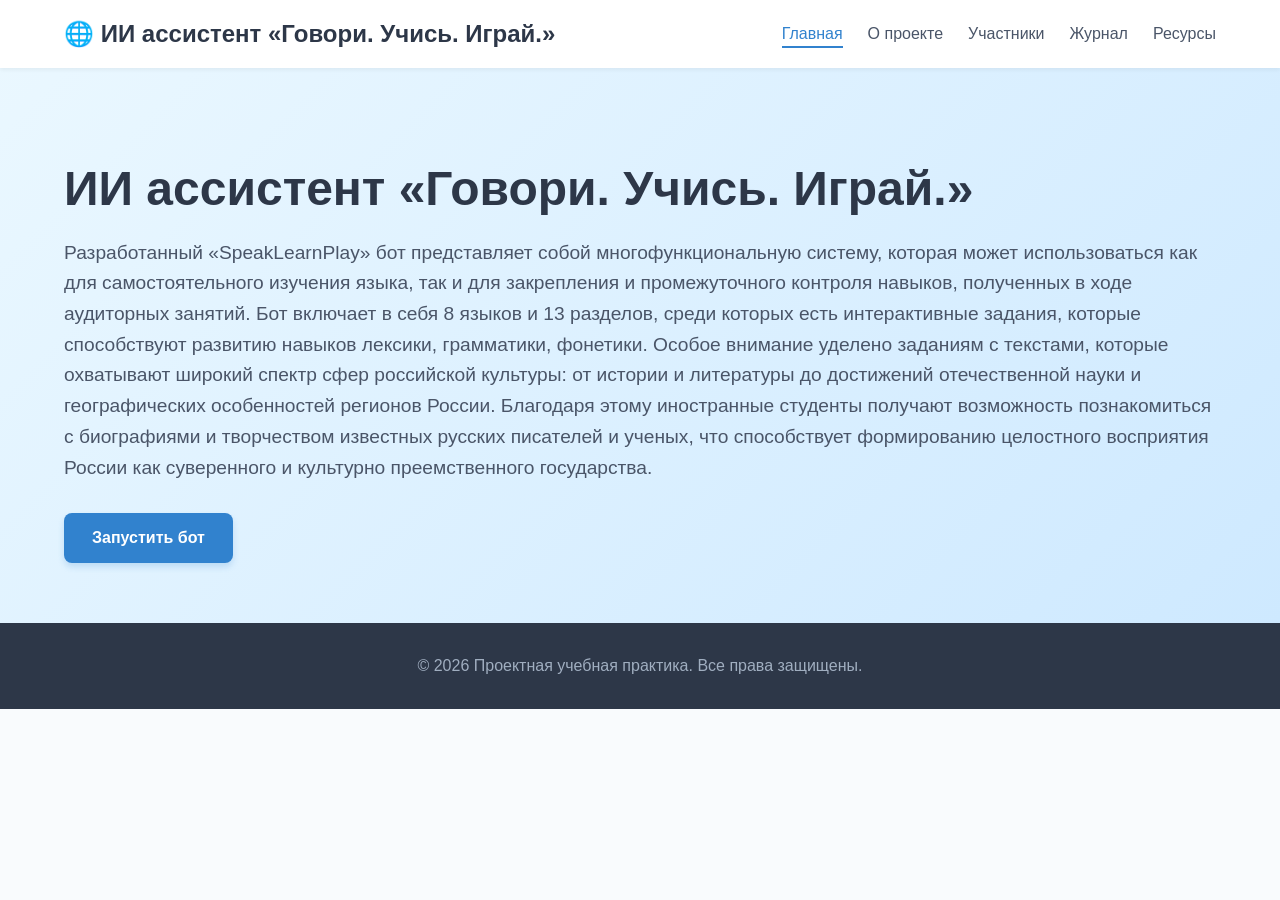
<file: site/index.html>
<!DOCTYPE html>
<html lang="ru">
<head>
    <meta charset="UTF-8">
    <meta name="viewport" content="width=device-width, initial-scale=1.0">
    <title>Главная | Говори. Учись. Играй.</title>
    <link rel="stylesheet" href="css/style.css">
</head>
<body>
    <header>
        <div class="container header-container">
            <div class="logo"><span>🌐 ИИ ассистент «Говори. Учись. Играй.»</span></div>
            <nav>
                <ul>
                    <li><a href="index.html" class="active">Главная</a></li>
                    <li><a href="about.html">О проекте</a></li>
                    <li><a href="team.html">Участники</a></li>
                    <li><a href="journal.html">Журнал</a></li>
                    <li><a href="resources.html">Ресурсы</a></li>
                </ul>
            </nav>
        </div>
    </header>

    <section class="hero-section">
        <div class="container hero-container">
            <div class="hero-text">
                <h1>ИИ ассистент «Говори. Учись. Играй.»</h1>
                <p class="annotation">
                    Разработанный «SpeakLearnPlay» бот представляет собой многофункциональную систему, которая может использоваться как для самостоятельного изучения языка, так и для закрепления и промежуточного контроля навыков, полученных в ходе аудиторных занятий. 
Бот включает в себя 8 языков и 13 разделов, среди которых есть интерактивные задания, которые способствуют развитию навыков лексики, грамматики, фонетики. Особое внимание уделено заданиям с текстами, которые охватывают широкий спектр сфер российской культуры: от истории и литературы до достижений отечественной науки и географических особенностей регионов России. Благодаря этому иностранные студенты получают возможность познакомиться с биографиями и творчеством известных русских писателей и ученых, что способствует формированию целостного восприятия России как суверенного и культурно преемственного государства.
</p>
                <a href="https://t.me/SpeakLearnPlayBot" target="_blank" class="btn">Запустить бот</a>
            </div>
        </div>
    </section>

    <footer>
        <div class="container"><p>&copy; 2026 Проектная учебная практика. Все права защищены.</p></div>
    </footer>
</body>
</html>
</file>
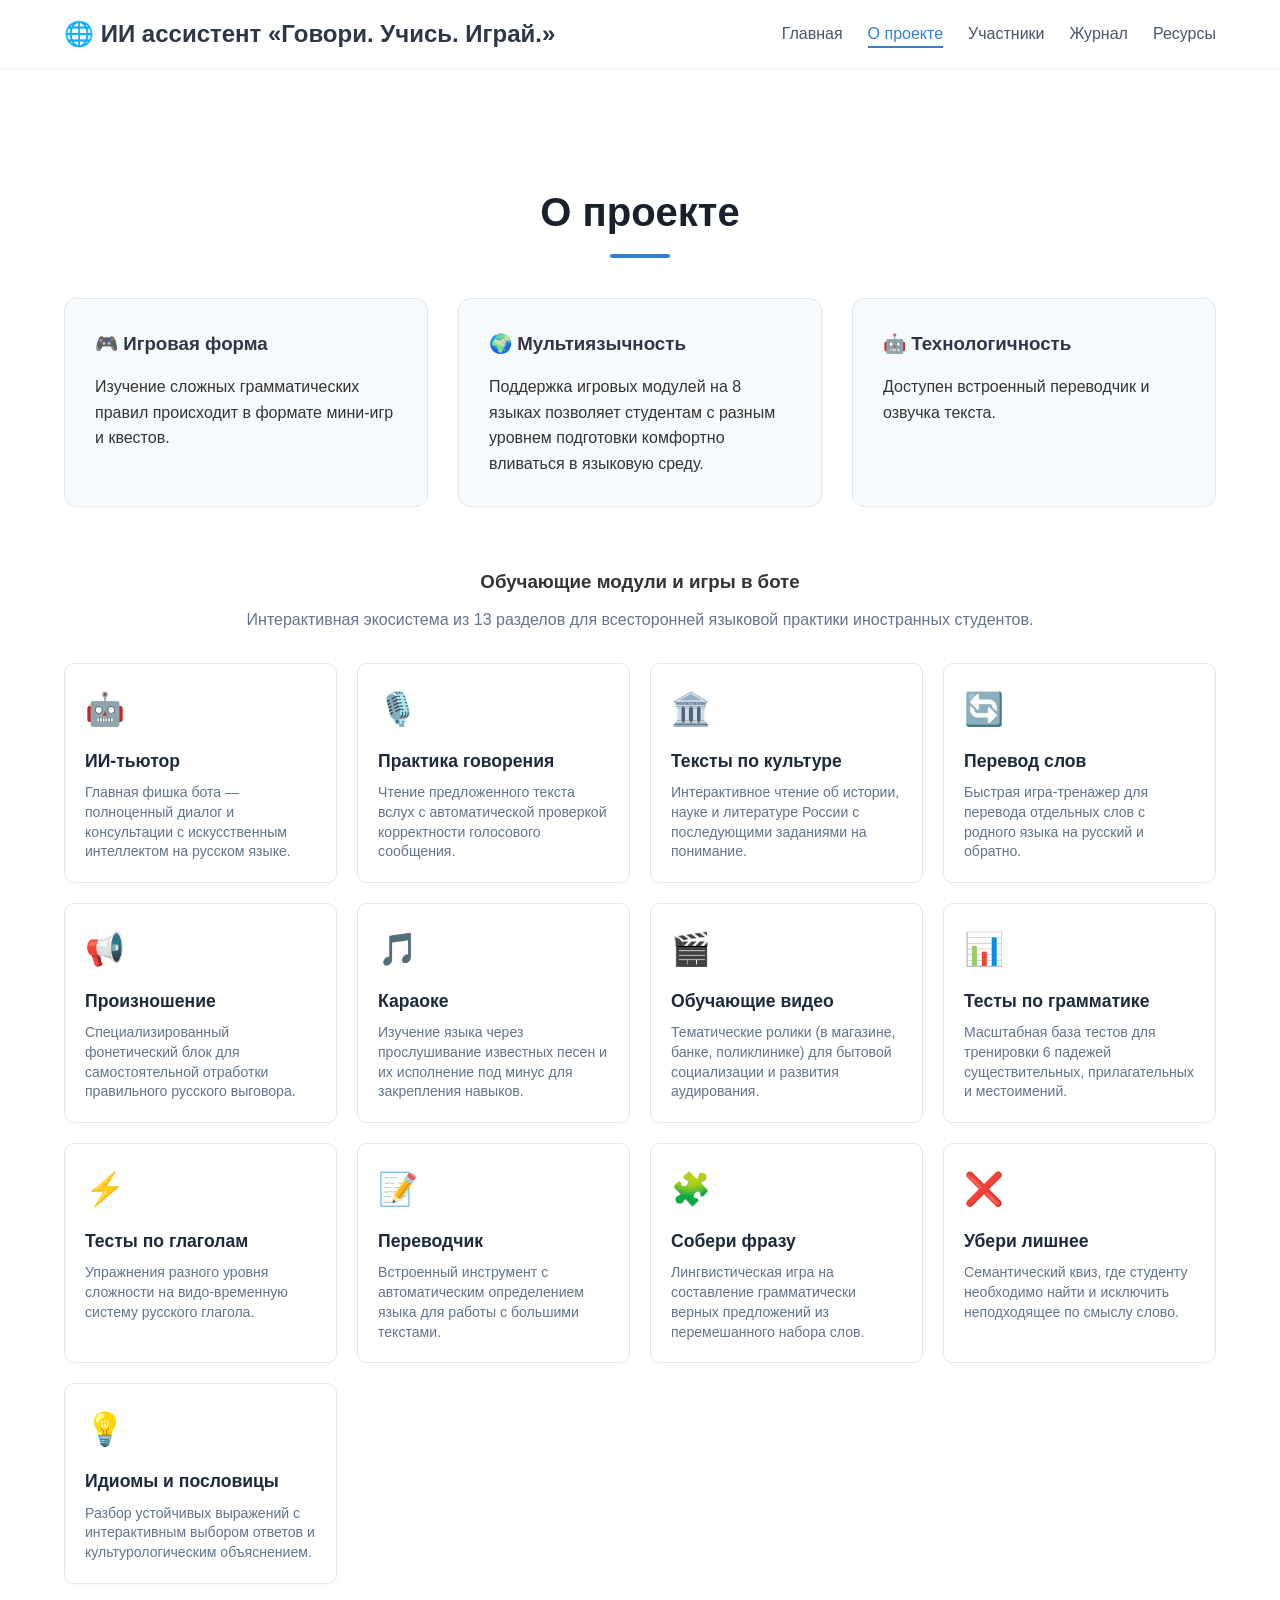
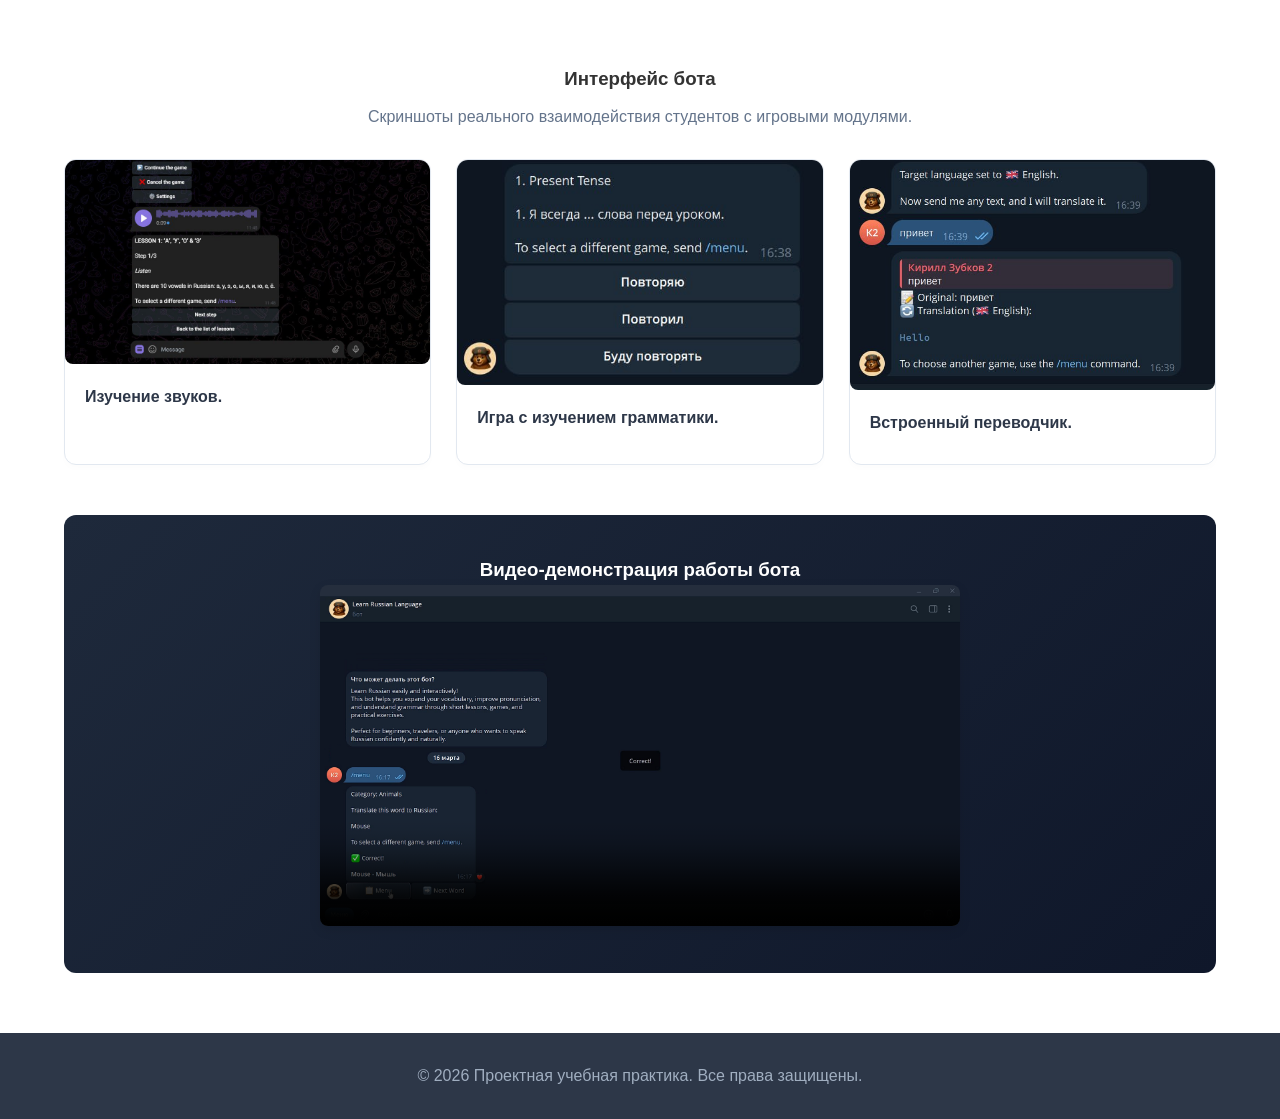
<file: site/about.html>
<!DOCTYPE html>
<html lang="ru">
<head>
    <meta charset="UTF-8">
    <meta name="viewport" content="width=device-width, initial-scale=1.0">
    <title>О проекте | Говори. Учись. Играй.</title>
    <link rel="stylesheet" href="css/style.css">
</head>
<body>
    <header>
        <div class="container header-container">
            <div class="logo"><span>🌐 ИИ ассистент «Говори. Учись. Играй.»</span></div>
            <nav>
                <ul>
                    <li><a href="index.html">Главная</a></li>
                    <li><a href="about.html" class="active">О проекте</a></li>
                    <li><a href="team.html">Участники</a></li>
                    <li><a href="journal.html">Журнал</a></li>
                    <li><a href="resources.html">Ресурсы</a></li>
                </ul>
            </nav>
        </div>
    </header>

    <section class="about-section" style="padding-top: 120px;">
        <div class="container">
            <h2>О проекте</h2>
            <div class="about-grid">
                <div class="about-card">
                    <h3>🎮 Игровая форма</h3>
                    <p>Изучение сложных грамматических правил происходит в формате мини-игр и квестов.</p>
                </div>
                <div class="about-card">
                    <h3>🌍 Мультиязычность</h3>
                    <p>Поддержка игровых модулей на 8 языках позволяет студентам с разным уровнем подготовки комфортно вливаться в языковую среду.</p>
                </div>
                <div class="about-card">
                    <h3>🤖 Технологичность</h3>
                    <p>Доступен встроенный переводчик и озвучка текста.</p>
                </div>
            </div>

    <div class="games-section" style="margin-top: 60px;">
    <h3 style="text-align: center; margin-bottom: 10px;">Обучающие модули и игры в боте</h3>
    <p style="text-align: center; color: #64748b; margin-bottom: 30px;">Интерактивная экосистема из 13 разделов для всесторонней языковой практики иностранных студентов.</p>
    
    <div class="games-grid">
        <div class="game-card">
            <div class="game-icon">🤖</div>
            <h4>ИИ-тьютор</h4>
            <p>Главная фишка бота — полноценный диалог и консультации с искусственным интеллектом на русском языке.</p>
        </div>
        <div class="game-card">
            <div class="game-icon">🎙️</div>
            <h4>Практика говорения</h4>
            <p>Чтение предложенного текста вслух с автоматической проверкой корректности голосового сообщения.</p>
        </div>
        <div class="game-card">
            <div class="game-icon">🏛️</div>
            <h4>Тексты по культуре</h4>
            <p>Интерактивное чтение об истории, науке и литературе России с последующими заданиями на понимание.</p>
        </div>
        <div class="game-card">
            <div class="game-icon">🔄</div>
            <h4>Перевод слов</h4>
            <p>Быстрая игра-тренажер для перевода отдельных слов с родного языка на русский и обратно.</p>
        </div>
        <div class="game-card">
            <div class="game-icon">📢</div>
            <h4>Произношение</h4>
            <p>Специализированный фонетический блок для самостоятельной отработки правильного русского выговора.</p>
        </div>
        <div class="game-card">
            <div class="game-icon">🎵</div>
            <h4>Караоке</h4>
            <p>Изучение языка через прослушивание известных песен и их исполнение под минус для закрепления навыков.</p>
        </div>
        <div class="game-card">
            <div class="game-icon">🎬</div>
            <h4>Обучающие видео</h4>
            <p>Тематические ролики (в магазине, банке, поликлинике) для бытовой социализации и развития аудирования.</p>
        </div>
        <div class="game-card">
            <div class="game-icon">📊</div>
            <h4>Тесты по грамматике</h4>
            <p>Масштабная база тестов для тренировки 6 падежей существительных, прилагательных и местоимений.</p>
        </div>
        <div class="game-card">
            <div class="game-icon">⚡</div>
            <h4>Тесты по глаголам</h4>
            <p>Упражнения разного уровня сложности на видо-временную систему русского глагола.</p>
        </div>
        <div class="game-card">
            <div class="game-icon">📝</div>
            <h4>Переводчик</h4>
            <p>Встроенный инструмент с автоматическим определением языка для работы с большими текстами.</p>
        </div>
        <div class="game-card">
            <div class="game-icon">🧩</div>
            <h4>Собери фразу</h4>
            <p>Лингвистическая игра на составление грамматически верных предложений из перемешанного набора слов.</p>
        </div>
        <div class="game-card">
            <div class="game-icon">❌</div>
            <h4>Убери лишнее</h4>
            <p>Семантический квиз, где студенту необходимо найти и исключить неподходящее по смыслу слово.</p>
        </div>
        <div class="game-card">
            <div class="game-icon">💡</div>
            <h4>Идиомы и пословицы</h4>
            <p>Разбор устойчивых выражений с интерактивным выбором ответов и культурологическим объяснением.</p>
        </div>
    </div>
</div>

            <div class="graphics-container" style="margin-top: 80px;">
                
                <div>
                    <h3 style="text-align: center; margin-bottom: 10px;">Интерфейс бота</h3>
                    <p style="text-align: center; color: #64748b; margin-bottom: 30px;">Скриншоты реального взаимодействия студентов с игровыми модулями.</p>
                    
                    <div class="gallery-grid">
                        <div class="gallery-card">
                            <img src="images/audio.jpg" alt="Изучение звуков." class="responsive-img" loading="lazy">
                            <div class="gallery-info">
                                <h4>Изучение звуков.</h4>
                            </div>
                        </div>
                        <div class="gallery-card">
                            <img src="images/gramma.jpg" alt="Игра с изучением грамматики." class="responsive-img" loading="lazy">
                            <div class="gallery-info">
                                <h4>Игра с изучением грамматики.</h4>
                            </div>
                        </div>
                        <div class="gallery-card">
                            <img src="images/translate.jpg" alt="Встроенный переводчик." class="responsive-img" loading="lazy">
                            <div class="gallery-info">
                                <h4>Встроенный переводчик.</h4>
                            </div>
                        </div>
                    </div>
                </div>

                <div class="demo-video-block">
                    <h3>Видео-демонстрация работы бота</h3>
                    <video src="video/2026-03-16 16-17-31.mp4" controls poster="images/image.png" class="responsive-video">
    Ваш браузер не поддерживает встроенные видео.
</video>
                </div>

            </div>
            </div>
    </section>

    <footer>
        <div class="container"><p>&copy; 2026 Проектная учебная практика. Все права защищены.</p></div>
    </footer>
</body>
</html>
</file>
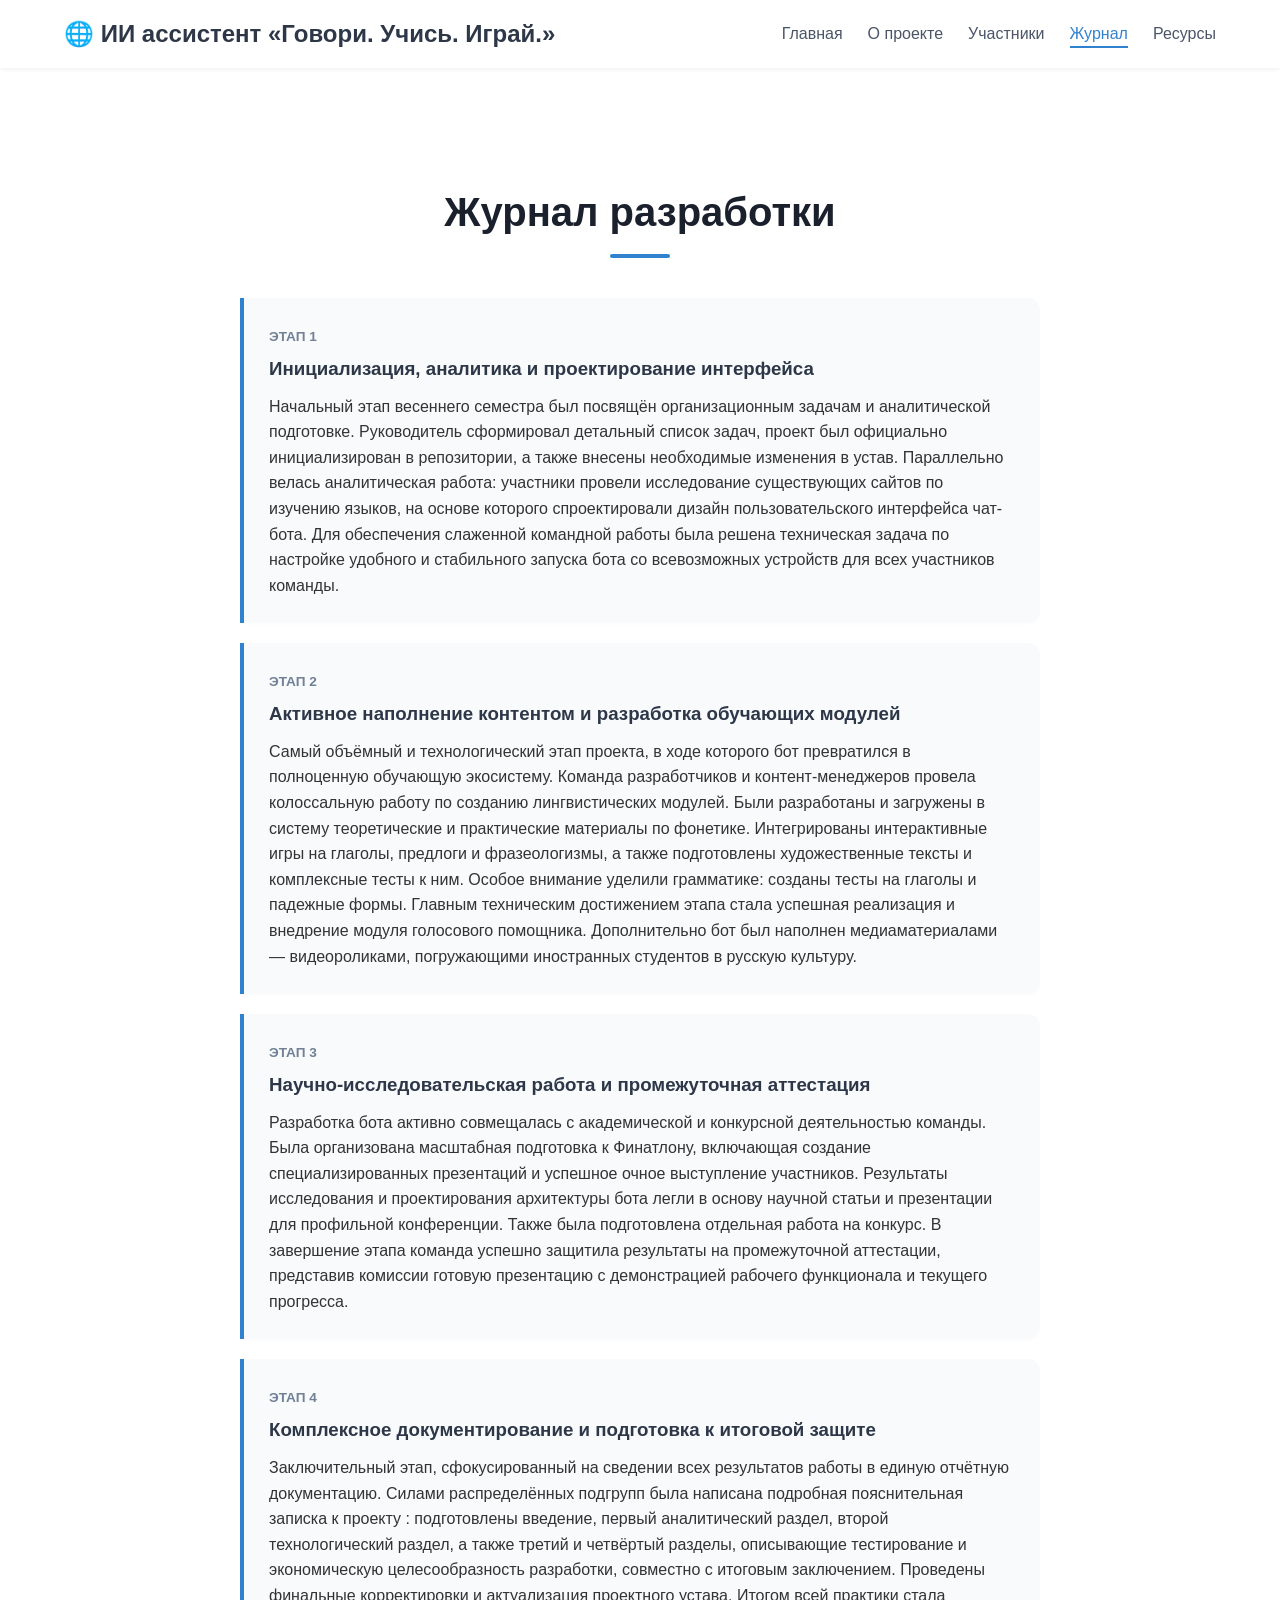
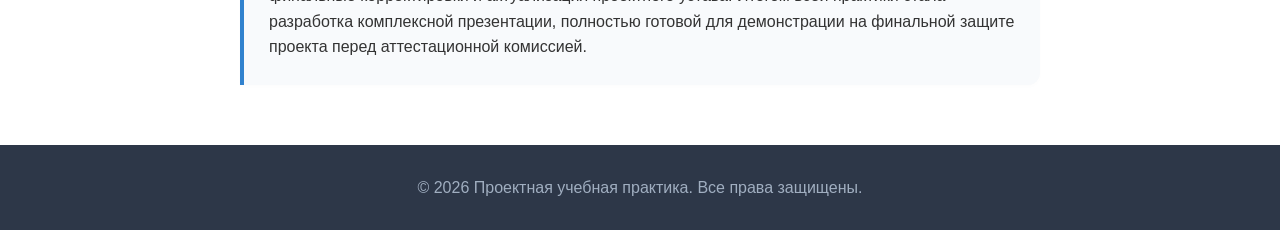
<file: site/journal.html>
<!DOCTYPE html>
<html lang="ru">
<head>
    <meta charset="UTF-8">
    <meta name="viewport" content="width=device-width, initial-scale=1.0">
    <title>Журнал | Говори. Учись. Играй.</title>
    <link rel="stylesheet" href="css/style.css">
</head>
<body>
    <header>
        <div class="container header-container">
            <div class="logo"><span>🌐 ИИ ассистент «Говори. Учись. Играй.»</span></div>
            <nav>
                <ul>
                    <li><a href="index.html">Главная</a></li>
                    <li><a href="about.html">О проекте</a></li>
                    <li><a href="team.html">Участники</a></li>
                    <li><a href="journal.html" class="active">Журнал</a></li>
                    <li><a href="resources.html">Ресурсы</a></li>
                </ul>
            </nav>
        </div>
    </header>

    <section class="journal-section" style="padding-top: 120px;">
        <div class="container">
            <h2>Журнал разработки</h2>
            <div class="timeline">
                <div class="journal-post">
                    <span class="date">Этап 1</span>
                    <h3>Инициализация, аналитика и проектирование интерфейса</h3>
                    <p>Начальный этап весеннего семестра был посвящён организационным задачам и аналитической подготовке. Руководитель сформировал детальный список задач, проект был официально инициализирован в репозитории, а также внесены необходимые изменения в устав. Параллельно велась аналитическая работа: участники провели исследование существующих сайтов по изучению языков, на основе которого спроектировали дизайн пользовательского интерфейса чат-бота. Для обеспечения слаженной командной работы была решена техническая задача по настройке удобного и стабильного запуска бота со всевозможных устройств для всех участников команды.</p>
                </div>
                <div class="journal-post">
                    <span class="date">Этап 2</span>
                    <h3>Активное наполнение контентом и разработка обучающих модулей</h3>
                    <p>Самый объёмный и технологический этап проекта, в ходе которого бот превратился в полноценную обучающую экосистему. Команда разработчиков и контент-менеджеров провела колоссальную работу по созданию лингвистических модулей. Были разработаны и загружены в систему теоретические и практические материалы по фонетике. Интегрированы интерактивные игры на глаголы, предлоги и фразеологизмы, а также подготовлены художественные тексты и комплексные тесты к ним. Особое внимание уделили грамматике: созданы тесты на глаголы и падежные формы. Главным техническим достижением этапа стала успешная реализация и внедрение модуля голосового помощника. Дополнительно бот был наполнен медиаматериалами — видеороликами, погружающими иностранных студентов в русскую культуру.</p>
                </div>
                <div class="journal-post">
                    <span class="date">Этап 3</span>
                    <h3>Научно-исследовательская работа и промежуточная аттестация</h3>
                    <p>Разработка бота активно совмещалась с академической и конкурсной деятельностью команды. Была организована масштабная подготовка к Финатлону, включающая создание специализированных презентаций и успешное очное выступление участников. Результаты исследования и проектирования архитектуры бота легли в основу научной статьи и презентации для профильной конференции. Также была подготовлена отдельная работа на конкурс. В завершение этапа команда успешно защитила результаты на промежуточной аттестации, представив комиссии готовую презентацию с демонстрацией рабочего функционала и текущего прогресса.</p>
                </div>
                 <div class="journal-post">
                    <span class="date">Этап 4</span>
                    <h3>Комплексное документирование и подготовка к итоговой защите</h3>
                    <p>Заключительный этап, сфокусированный на сведении всех результатов работы в единую отчётную документацию. Силами распределённых подгрупп была написана подробная пояснительная записка к проекту : подготовлены введение, первый аналитический раздел, второй технологический раздел, а также третий и четвёртый разделы, описывающие тестирование и экономическую целесообразность разработки, совместно с итоговым заключением. Проведены финальные корректировки и актуализация проектного устава. Итогом всей практики стала разработка комплексной презентации, полностью готовой для демонстрации на финальной защите проекта перед аттестационной комиссией.</p>
                </div>
            </div>
        </div>
    </section>

    <footer>
        <div class="container"><p>&copy; 2026 Проектная учебная практика. Все права защищены.</p></div>
    </footer>
</body>
</html>
</file>
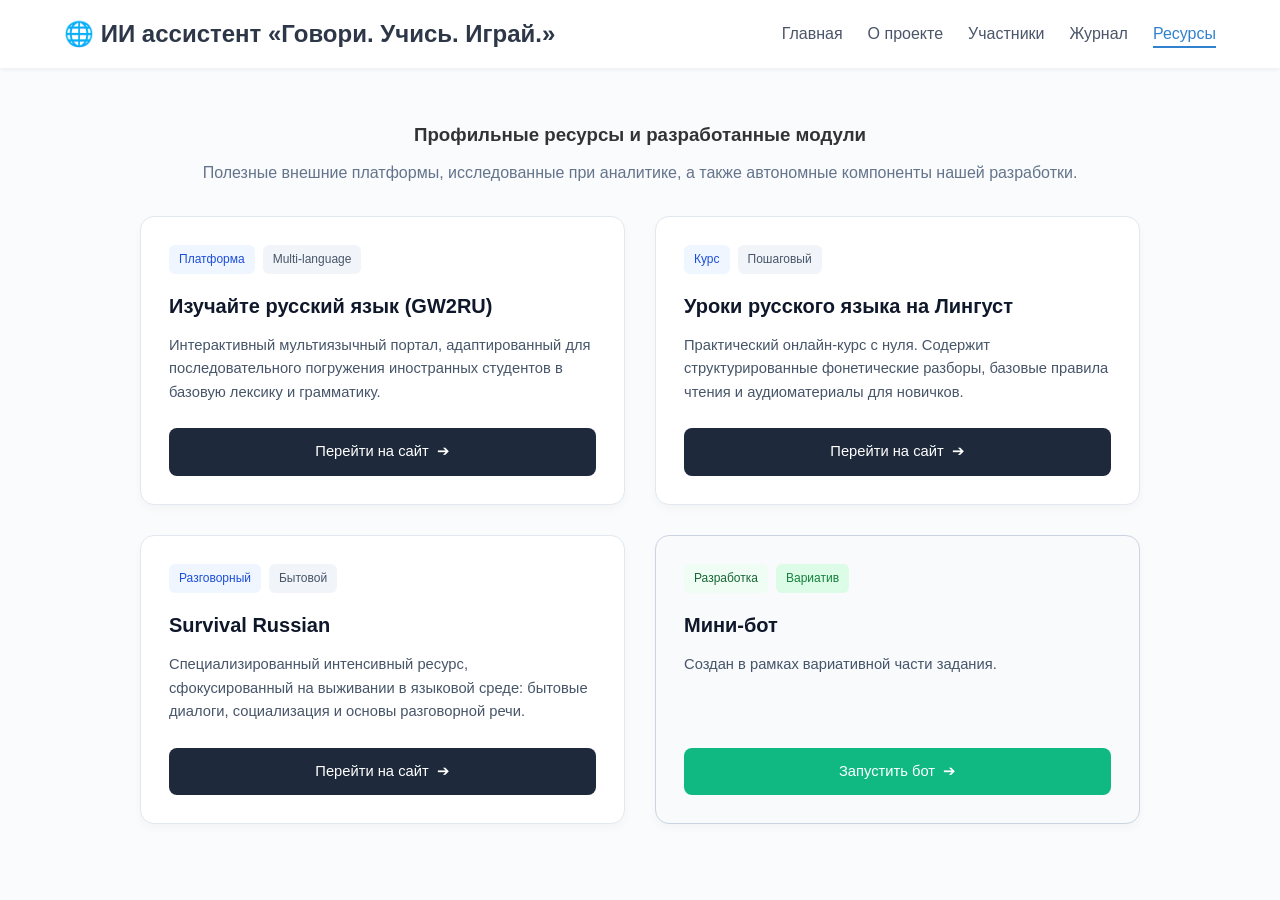
<file: site/resources.html>
<!DOCTYPE html>
<html lang="ru">
<head>
    <meta charset="UTF-8">
    <meta name="viewport" content="width=device-width, initial-scale=1.0">
    <title>Ресурсы | Говори. Учись. Играй.</title>
    <link rel="stylesheet" href="css/style.css">
</head>
<body>
    <header>
        <div class="container header-container">
            <div class="logo"><span>🌐 ИИ ассистент «Говори. Учись. Играй.»</span></div>
            <nav>
                <ul>
                    <li><a href="index.html">Главная</a></li>
                    <li><a href="about.html">О проекте</a></li>
                    <li><a href="team.html">Участники</a></li>
                    <li><a href="journal.html">Журнал</a></li>
                    <li><a href="resources.html" class="active">Ресурсы</a></li>
                </ul>
            </nav>
        </div>
    </header>

    <div class="external-resources-section" style="margin-top: 120px;">
    <h3 style="text-align: center; margin-bottom: 10px;">Профильные ресурсы и разработанные модули</h3>
    <p style="text-align: center; color: #64748b; margin-bottom: 30px;">Полезные внешние платформы, исследованные при аналитике, а также автономные компоненты нашей разработки.</p>
    
    <div class="resources-2x2-grid">
        <div class="resource-link-card">
            <div class="resource-meta">
                <span class="resource-badge">Платформа</span>
                <span class="resource-lang">Multi-language</span>
            </div>
            <h4>Изучайте русский язык (GW2RU)</h4>
            <p>Интерактивный мультиязычный портал, адаптированный для последовательного погружения иностранных студентов в базовую лексику и грамматику.</p>
            <a href="https://ru.gw2ru.com/" target="_blank" rel="noopener noreferrer" class="resource-btn">
                Перейти на сайт <span>➔</span>
            </a>
        </div>

        <div class="resource-link-card">
            <div class="resource-meta">
                <span class="resource-badge">Курс</span>
                <span class="resource-lang">Пошаговый</span>
            </div>
            <h4>Уроки русского языка на Лингуст</h4>
            <p>Практический онлайн-курс с нуля. Содержит структурированные фонетические разборы, базовые правила чтения и аудиоматериалы для новичков.</p>
            <a href="https://lingust.ru/russian/russian-lessons" target="_blank" rel="noopener noreferrer" class="resource-btn">
                Перейти на сайт <span>➔</span>
            </a>
        </div>

        <div class="resource-link-card">
            <div class="resource-meta">
                <span class="resource-badge">Разговорный</span>
                <span class="resource-lang">Бытовой</span>
            </div>
            <h4>Survival Russian</h4>
            <p>Специализированный интенсивный ресурс, сфокусированный на выживании в языковой среде: бытовые диалоги, социализация и основы разговорной речи.</p>
            <a href="https://survival-russian.ru/" target="_blank" rel="noopener noreferrer" class="resource-btn">
                Перейти на сайт <span>➔</span>
            </a>
        </div>

        <div class="resource-link-card project-special-card">
            <div class="resource-meta">
                <span class="resource-badge badge-green">Разработка</span>
                <span class="resource-lang lang-green">Вариатив</span>
            </div>
            <h4>Мини-бот</h4>
            <p>Создан в рамках вариативной части задания.</p>
            <a href="https://t.me/project_practice_slp_mini_bot" target="_blank" rel="noopener noreferrer" class="resource-btn btn-green">
                Запустить бот <span>➔</span>
            </a>
        </div>
    </div>
</div>
</file>
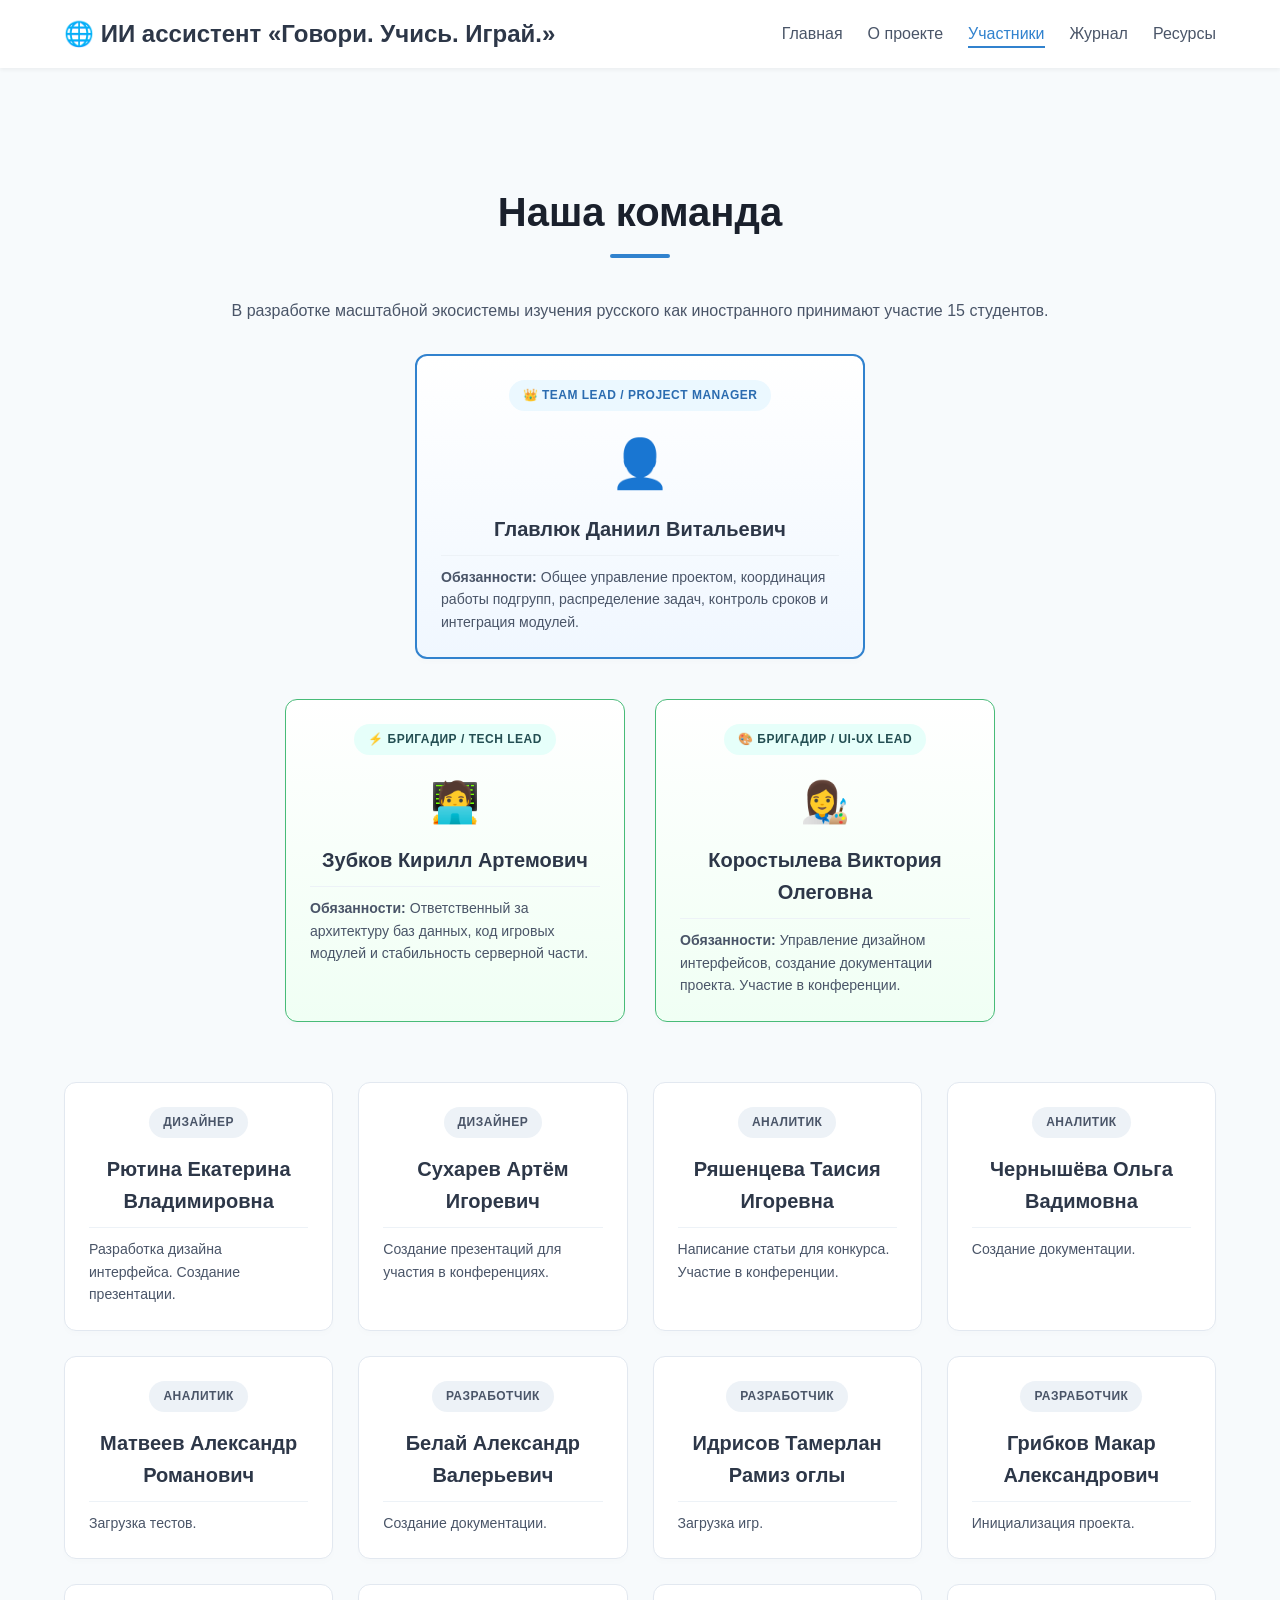
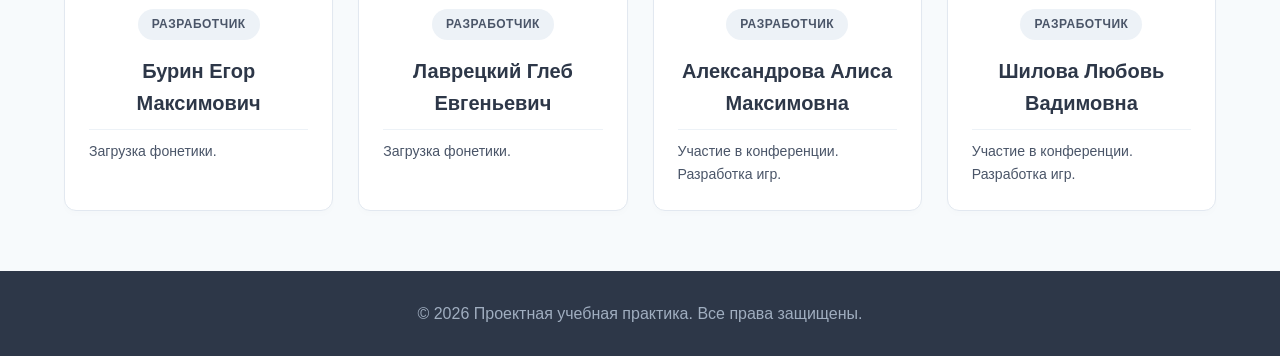
<file: site/team.html>
<!DOCTYPE html>
<html lang="ru">
<head>
    <meta charset="UTF-8">
    <meta name="viewport" content="width=device-width, initial-scale=1.0">
    <title>Участники | Говори. Учись. Играй.</title>
    <link rel="stylesheet" href="css/style.css">
</head>
<body>
    <header>
        <div class="container header-container">
            <div class="logo"><span>🌐 ИИ ассистент «Говори. Учись. Играй.»</span></div>
            <nav>
                <ul>
                    <li><a href="index.html">Главная</a></li>
                    <li><a href="about.html">О проекте</a></li>
                    <li><a href="team.html" class="active">Участники</a></li>
                    <li><a href="journal.html">Журнал</a></li>
                    <li><a href="resources.html">Ресурсы</a></li>
                </ul>
            </nav>
        </div>
    </header>

    <section class="team-section" style="padding-top: 120px;">
        <div class="container">
            <h2>Наша команда</h2>
            <p style="text-align: center; color: #4a5568; margin-bottom: 30px;">В разработке масштабной экосистемы изучения русского как иностранного принимают участие 15 студентов.</p>
            
            <div class="team-hierarchy">
                
                <div class="leader-row">
                    <div class="member-card team-lead">
                        <span class="badge lead-badge">👑 Team Lead / Project Manager</span>
                        <div class="avatar-placeholder" style="font-size: 3rem; margin-bottom: 10px;">👤</div>
                        <h3>Главлюк Даниил Витальевич</h3>
                        <p class="mini-contribution">
                            <strong>Обязанности:</strong> Общее управление проектом, координация работы подгрупп, распределение задач, контроль сроков и интеграция модулей.
                        </p>
                    </div>
                </div>

                <div class="brigadiers-row">
                    <div class="member-card brigadier">
                        <span class="badge brigadier-badge">⚡ Бригадир / Tech Lead</span>
                        <div class="avatar-placeholder" style="font-size: 2.5rem; margin-bottom: 10px;">🧑‍💻</div>
                        <h3>Зубков Кирилл Артемович</h3>
                        <p class="mini-contribution">
                            <strong>Обязанности:</strong> Ответственный за архитектуру баз данных, код игровых модулей и стабильность серверной части.
                        </p>
                    </div>
                    <div class="member-card brigadier">
                        <span class="badge brigadier-badge">🎨 Бригадир / UI-UX Lead</span>
                        <div class="avatar-placeholder" style="font-size: 2.5rem; margin-bottom: 10px;">👩‍🎨</div>
                        <h3>Коростылева Виктория Олеговна</h3>
                        <p class="mini-contribution">
                            <strong>Обязанности:</strong> Управление дизайном интерфейсов, создание документации проекта. Участие в конференции.
                        </p>
                    </div>
                </div>

                <div class="members-grid">
                    <div class="member-card">
                        <span class="badge member-badge">Дизайнер</span>
                        <h3>Рютина Екатерина Владимировна</h3>
                        <p class="mini-contribution">Разработка дизайна интерфейса. Создание презентации.</p>
                    </div>
                    <div class="member-card">
                        <span class="badge member-badge">Дизайнер</span>
                        <h3>Сухарев Артём Игоревич</h3>
                        <p class="mini-contribution">Создание презентаций для участия в конференциях.</p>
                    </div>
                    <div class="member-card">
                        <span class="badge member-badge">Аналитик</span>
                        <h3>Ряшенцева Таисия Игоревна</h3>
                        <p class="mini-contribution">Написание статьи для конкурса. Участие в конференции.</p>
                    </div>
                    <div class="member-card">
                        <span class="badge member-badge">Аналитик</span>
                        <h3>Чернышёва Ольга Вадимовна</h3>
                        <p class="mini-contribution">Создание документации.</p>
                    </div>
                    <div class="member-card">
                        <span class="badge member-badge">Аналитик</span>
                        <h3>Матвеев Александр Романович</h3>
                        <p class="mini-contribution">Загрузка тестов.</p>
                    </div>
                    <div class="member-card">
                        <span class="badge member-badge">Разработчик</span>
                        <h3>Белай Александр Валерьевич</h3>
                        <p class="mini-contribution">Создание документации.</p>
                    </div>
                    <div class="member-card">
                        <span class="badge member-badge">Разработчик</span>
                        <h3>Идрисов Тамерлан Рамиз оглы</h3>
                        <p class="mini-contribution">Загрузка игр.</p>
                    </div>
                    <div class="member-card">
                        <span class="badge member-badge">Разработчик</span>
                        <h3>Грибков Макар Александрович</h3>
                        <p class="mini-contribution">Инициализация проекта.</p>
                    </div>
                    <div class="member-card">
                        <span class="badge member-badge">Разработчик</span>
                        <h3>Бурин Егор Максимович</h3>
                        <p class="mini-contribution">Загрузка фонетики.</p>
                    </div>
                    <div class="member-card">
                        <span class="badge member-badge">Разработчик</span>
                        <h3>Лаврецкий Глеб Евгеньевич</h3>
                        <p class="mini-contribution">Загрузка фонетики.</p>
                    </div>
                    <div class="member-card">
                        <span class="badge member-badge">Разработчик</span>
                        <h3>Александрова Алиса Максимовна</h3>
                        <p class="mini-contribution">Участие в конференции. Разработка игр.</p>
                    </div>
                    <div class="member-card">
                        <span class="badge member-badge">Разработчик</span>
                        <h3>Шилова Любовь Вадимовна</h3>
                        <p class="mini-contribution">Участие в конференции. Разработка игр.</p>
                    </div>
                </div>

            </div>
        </div>
    </section>

    <footer>
        <div class="container"><p>&copy; 2026 Проектная учебная практика. Все права защищены.</p></div>
    </footer>
</body>
</html>
</file>
<file: site/css/style.css>
/* --- Сброс базовых стилей и шрифты --- */
* {
    margin: 0;
    padding: 0;
    box-sizing: border-box;
}

body {
    font-family: 'Segoe UI', Tahoma, Geneva, Verdana, sans-serif;
    line-height: 1.6;
    color: #333;
    background-color: #f9fbfd;
    scroll-behavior: smooth; /* Плавный скролл при клике на меню */
}

.container {
    width: 90%;
    max-width: 1200px;
    margin: 0 auto;
    padding: 60px 0;
}

h2 {
    font-size: 2.5rem;
    text-align: center;
    margin-bottom: 40px;
    color: #1a202c;
    position: relative;
}

h2::after {
    content: '';
    display: block;
    width: 60px;
    height: 4px;
    background-color: #3182ce;
    margin: 10px auto 0;
    border-radius: 2px;
}

a {
    text-align: initial;
    text-decoration: none;
    color: #3182ce;
    transition: color 0.3s;
}

a:hover {
    color: #2b6cb0;
}

/* --- Шапка и Навигация --- */
header {
    background-color: #ffffff;
    box-shadow: 0 2px 4px rgba(0,0,0,0.05);
    position: fixed;
    top: 0;
    left: 0;
    width: 100%;
    z-index: 1000;
}

.header-container {
    padding: 15px 0;
    display: flex;
    justify-content: space-between;
    align-items: center;
}

.logo span {
    font-size: 1.5rem;
    font-weight: bold;
    color: #2d3748;
}

nav ul {
    list-style: none;
    display: flex;
    gap: 25px;
}

nav ul a {
    color: #4a5568;
    font-weight: 500;
}

nav ul a:hover {
    color: #3182ce;
}

nav ul a.active {
    color: #3182ce;
    border-bottom: 2px solid #3182ce;
    padding-bottom: 4px;
}

/* --- Главный экран --- */
.hero-section {
    background: linear-gradient(135deg, #ebf8ff 0%, #cee9ff 100%);
    padding-top: 100px; /* Отступ под фиксированную шапку */
}

.hero-container {
    display: flex;
    align-items: center;
    justify-content: space-between;
    gap: 40px;
}

.hero-text {
    flex: 1;
}

.hero-text h1 {
    font-size: 3rem;
    line-height: 1.2;
    color: #2d3748;
    margin-bottom: 20px;
}

.annotation {
    font-size: 1.2rem;
    color: #4a5568;
    margin-bottom: 30px;
}

.btn {
    display: inline-block;
    background-color: #3182ce;
    color: #fff;
    padding: 12px 28px;
    border-radius: 8px;
    font-weight: 600;
    box-shadow: 0 4px 6px rgba(49, 130, 206, 0.2);
    transition: background-color 0.3s, transform 0.2s;
}

.btn:hover {
    background-color: #2b6cb0;
    color: #fff;
    transform: translateY(-2px);
}

.hero-image {
    flex: 1;
    display: flex;
    justify-content: center;
}

.image-placeholder {
    width: 300px;
    height: 450px;
    background-color: #edf2f7;
    border: 2px dashed #cbd5e0;
    border-radius: 16px;
    display: flex;
    align-items: center;
    justify-content: center;
    color: #718096;
}

/* --- Раздел: О проекте --- */
.about-section {
    background-color: #ffffff;
}

.about-grid {
    display: flex;
    gap: 30px;
    flex-wrap: wrap;
}

.about-card {
    flex: 1;
    min-width: 280px;
    background-color: #f7fafc;
    padding: 30px;
    border-radius: 12px;
    border: 1px solid #e2e8f0;
}

.about-card h3 {
    margin-bottom: 15px;
    color: #2d3748;
}

/* --- Раздел: Команда --- */
.team-section {
    background-color: #f7fafc;
}

.team-grid {
    display: flex;
    justify-content: center;
}

.team-member {
    background-color: #ffffff;
    border-radius: 12px;
    padding: 40px;
    max-width: 600px;
    text-align: center;
    box-shadow: 0 4px 6px rgba(0,0,0,0.02);
    border: 1px solid #e2e8f0;
}

.avatar-placeholder {
    font-size: 4rem;
    margin-bottom: 15px;
}

.team-member h3 {
    font-size: 1.5rem;
    color: #2d3748;
}

.role {
    color: #3182ce;
    font-weight: 600;
    margin-bottom: 15px;
}

.contribution {
    color: #4a5568;
    text-align: left;
    font-size: 0.95rem;
}

/* --- Раздел: Журнал --- */
.journal-section {
    background-color: #ffffff;
}

.timeline {
    display: flex;
    flex-direction: column;
    gap: 20px;
    max-width: 800px;
    margin: 0 auto;
}

.journal-post {
    padding: 25px;
    background-color: #f8fafc;
    border-left: 4px solid #3182ce;
    border-radius: 0 12px 12px 0;
    box-shadow: 0 2px 4px rgba(0,0,0,0.01);
}

.date {
    font-size: 0.85rem;
    font-weight: bold;
    color: #718096;
    text-transform: uppercase;
}

.journal-post h3 {
    margin: 5px 0 10px;
    color: #2d3748;
}

/* --- Раздел: Ресурсы --- */
.resources-section {
    background-color: #f7fafc;
}

.resources-list {
    list-style: none;
    max-width: 600px;
    margin: 20px auto 0;
    display: flex;
    flex-direction: column;
    gap: 15px;
}

.resources-list li {
    background-color: #ffffff;
    padding: 15px 20px;
    border-radius: 8px;
    box-shadow: 0 2px 4px rgba(0,0,0,0.02);
}

/* --- Подвал сайта --- */
footer {
    background-color: #2d3748;
    color: #a0aec0;
    text-align: center;
}

footer .container {
    padding: 30px 0;
}

/* --- Адаптивность для мобильных экранов --- */
@media (max-width: 768px) {
    .header-container {
        flex-direction: column;
        gap: 15px;
    }
    .hero-container {
        flex-direction: column;
        text-align: center;
    }
    .hero-text h1 {
        font-size: 2.2rem;
    }
}

.team-hierarchy {
    display: flex;
    flex-direction: column;
    gap: 40px;
    align-items: center;
    margin-top: 30px;
}

.leader-row {
    display: flex;
    justify-content: center;
    width: 100%;
}

.brigadiers-row {
    display: flex;
    justify-content: center;
    gap: 30px;
    flex-wrap: wrap;
    width: 100%;
}

.members-grid {
    display: grid;
    grid-template-columns: repeat(auto-fill, minmax(240px, 1fr));
    gap: 25px;
    width: 100%;
    margin-top: 20px;
}

.member-card {
    background: #ffffff;
    border: 1px solid #e2e8f0;
    border-radius: 12px;
    padding: 24px;
    text-align: center;
    box-shadow: 0 4px 6px rgba(0,0,0,0.01);
    transition: transform 0.2s, box-shadow 0.2s;
}

.member-card:hover {
    transform: translateY(-4px);
    box-shadow: 0 10px 15px rgba(0,0,0,0.04);
}

.member-card.team-lead {
    border: 2px solid #3182ce;
    max-width: 450px;
    width: 100%;
    background: linear-gradient(180deg, #ffffff 0%, #f0f7ff 100%);
}

.member-card.brigadier {
    border: 1.5px solid #48bb78;
    max-width: 340px;
    width: 100%;
    background: linear-gradient(180deg, #ffffff 0%, #f0fff4 100%);
}

.badge {
    display: inline-block;
    padding: 6px 14px;
    border-radius: 20px;
    font-size: 0.75rem;
    font-weight: bold;
    text-transform: uppercase;
    letter-spacing: 0.5px;
    margin-bottom: 15px;
}

.badge.lead-badge { background-color: #ebf8ff; color: #2b6cb0; }
.badge.brigadier-badge { background-color: #e6fffa; color: #234e52; }
.badge.member-badge { background-color: #edf2f7; color: #4a5568; }

.member-card h3 {
    font-size: 1.25rem;
    color: #2d3748;
    margin-bottom: 8px;
}

.member-card .mini-contribution {
    font-size: 0.88rem;
    color: #4a5568;
    margin-top: 10px;
    text-align: left;
    border-top: 1px solid #edf2f7;
    padding-top: 10px;
}

.graphics-container {
    display: flex;
    flex-direction: column;
    gap: 50px;
    margin-top: 40px;
}

.architecture-block {
    background: #ffffff;
    border: 1px solid #e2e8f0;
    border-radius: 12px;
    padding: 30px;
    text-align: center;
}

.schema-placeholder {
    width: 100%;
    max-width: 800px;
    height: 300px;
    background-color: #edf2f7;
    border: 2px dashed #cbd5e0;
    border-radius: 8px;
    margin: 20px auto 0;
    display: flex;
    flex-direction: column;
    align-items: center;
    justify-content: center;
    color: #718096;
}

.gallery-grid {
    display: grid;
    grid-template-columns: repeat(auto-fit, minmax(260px, 1fr));
    gap: 25px;
}

.gallery-card {
    background: #ffffff;
    border: 1px solid #e2e8f0;
    border-radius: 12px;
    overflow: hidden;
    box-shadow: 0 4px 6px rgba(0,0,0,0.01);
}

.screenshot-placeholder {
    width: 100%;
    height: 380px; 
    background-color: #edf2f7;
    display: flex;
    align-items: center;
    justify-content: center;
    color: #a0aec0;
    font-size: 3rem;
    border-bottom: 1px solid #e2e8f0;
}

.gallery-info {
    padding: 20px;
}

.gallery-info h4 {
    color: #2d3748;
    margin-bottom: 8px;
}

.gallery-info p {
    font-size: 0.9rem;
    color: #64748b;
}

.demo-video-block {
    background: linear-gradient(135deg, #1e293b 0%, #0f172a 100%);
    color: #fff;
    border-radius: 12px;
    padding: 40px;
    text-align: center;
}

.video-placeholder {
    width: 100%;
    max-width: 640px;
    height: 360px;
    background: #1e293b;
    border: 2px solid #334155;
    border-radius: 8px;
    margin: 25px auto 0;
    display: flex;
    align-items: center;
    justify-content: center;
    color: #94a3b8;
}


.responsive-img {
    max-width: 100%;  
    height: auto;     
    display: block;
    border-radius: 8px; 
}

/* Делает локальное видео адаптивным */
.responsive-video {
    width: 100%;
    max-width: 640px; /* Ограничиваем максимальную ширину плеера на ПК */
    height: auto;
    border-radius: 8px;
    box-shadow: 0 4px 12px rgba(0, 0, 0, 0.1);
}

.games-grid {
    display: grid;
    grid-template-columns: repeat(auto-fill, minmax(220px, 1fr));
    gap: 20px;
    width: 100%;
}

.game-card {
    background: #ffffff;
    border: 1px solid #e2e8f0;
    border-radius: 10px;
    padding: 20px;
    text-align: left;
    box-shadow: 0 2px 4px rgba(0, 0, 0, 0.02);
    transition: transform 0.2s ease, box-shadow 0.2s ease;
}

.game-card:hover {
    transform: translateY(-3px);
    box-shadow: 0 8px 16px rgba(0, 0, 0, 0.05);
    border-color: #cbd5e1;
}

.game-icon {
    font-size: 2rem;
    margin-bottom: 12px;
    display: inline-block;
}

.game-card h4 {
    font-size: 1.1rem;
    color: #1e293b;
    margin: 0 0 8px 0;
    font-weight: 600;
}

.game-card p {
    font-size: 0.88rem;
    color: #64748b;
    line-height: 1.4;
    margin: 0;
}

.resources-2x2-grid {
    display: grid;
    grid-template-columns: repeat(2, 1fr);
    gap: 30px; 
    width: 100%;
    max-width: 1000px; 
    margin: 0 auto; 
}

.resource-link-card {
    background: #ffffff;
    border: 1px solid #e2e8f0;
    border-radius: 14px;
    padding: 28px;
    display: flex;
    flex-direction: column;
    justify-content: space-between;
    box-shadow: 0 4px 10px rgba(0, 0, 0, 0.03);
    transition: all 0.25s ease;
}

.resource-link-card:hover {
    transform: translateY(-5px);
    box-shadow: 0 12px 24px rgba(0, 0, 0, 0.06);
    border-color: #3b82f6;
}

.resource-meta {
    display: flex;
    gap: 8px;
    margin-bottom: 16px;
}

.resource-badge, .resource-lang {
    font-size: 0.75rem;
    padding: 5px 10px;
    border-radius: 6px;
    font-weight: 500;
}

.resource-badge { background: #eff6ff; color: #1d4ed8; }
.resource-lang { background: #f1f5f9; color: #475569; }

.resource-link-card h4 {
    font-size: 1.25rem;
    color: #0f172a;
    margin: 0 0 12px 0;
    font-weight: 600;
}

.resource-link-card p {
    font-size: 0.92rem;
    color: #475569;
    line-height: 1.6; 
    margin: 0 0 24px 0;
    flex-grow: 1;
}

.resource-btn {
    display: inline-flex;
    align-items: center;
    justify-content: center;
    gap: 8px;
    background: #1e293b;
    color: #ffffff;
    text-decoration: none;
    padding: 12px 20px;
    border-radius: 8px;
    font-size: 0.92rem;
    font-weight: 500;
    transition: all 0.2s ease;
}

.resource-btn:hover { background: #3b82f6; }
.resource-btn span { transition: transform 0.2s ease; }
.resource-btn:hover span { transform: translateX(4px); }

.project-special-card {
    background: #f8fafc;
    border-color: #cbd5e1;
}
.project-special-card:hover {
    border-color: #10b981;
}
.badge-green { background: #f0fdf4; color: #166534; }
.lang-green { background: #dcfce7; color: #15803d; }
.btn-green { background: #10b981; }
.btn-green:hover { background: #059669; }

@media (max-width: 768px) {
    .resources-2x2-grid {
        grid-template-columns: 1fr;
        gap: 20px;
    }
}
</file>
